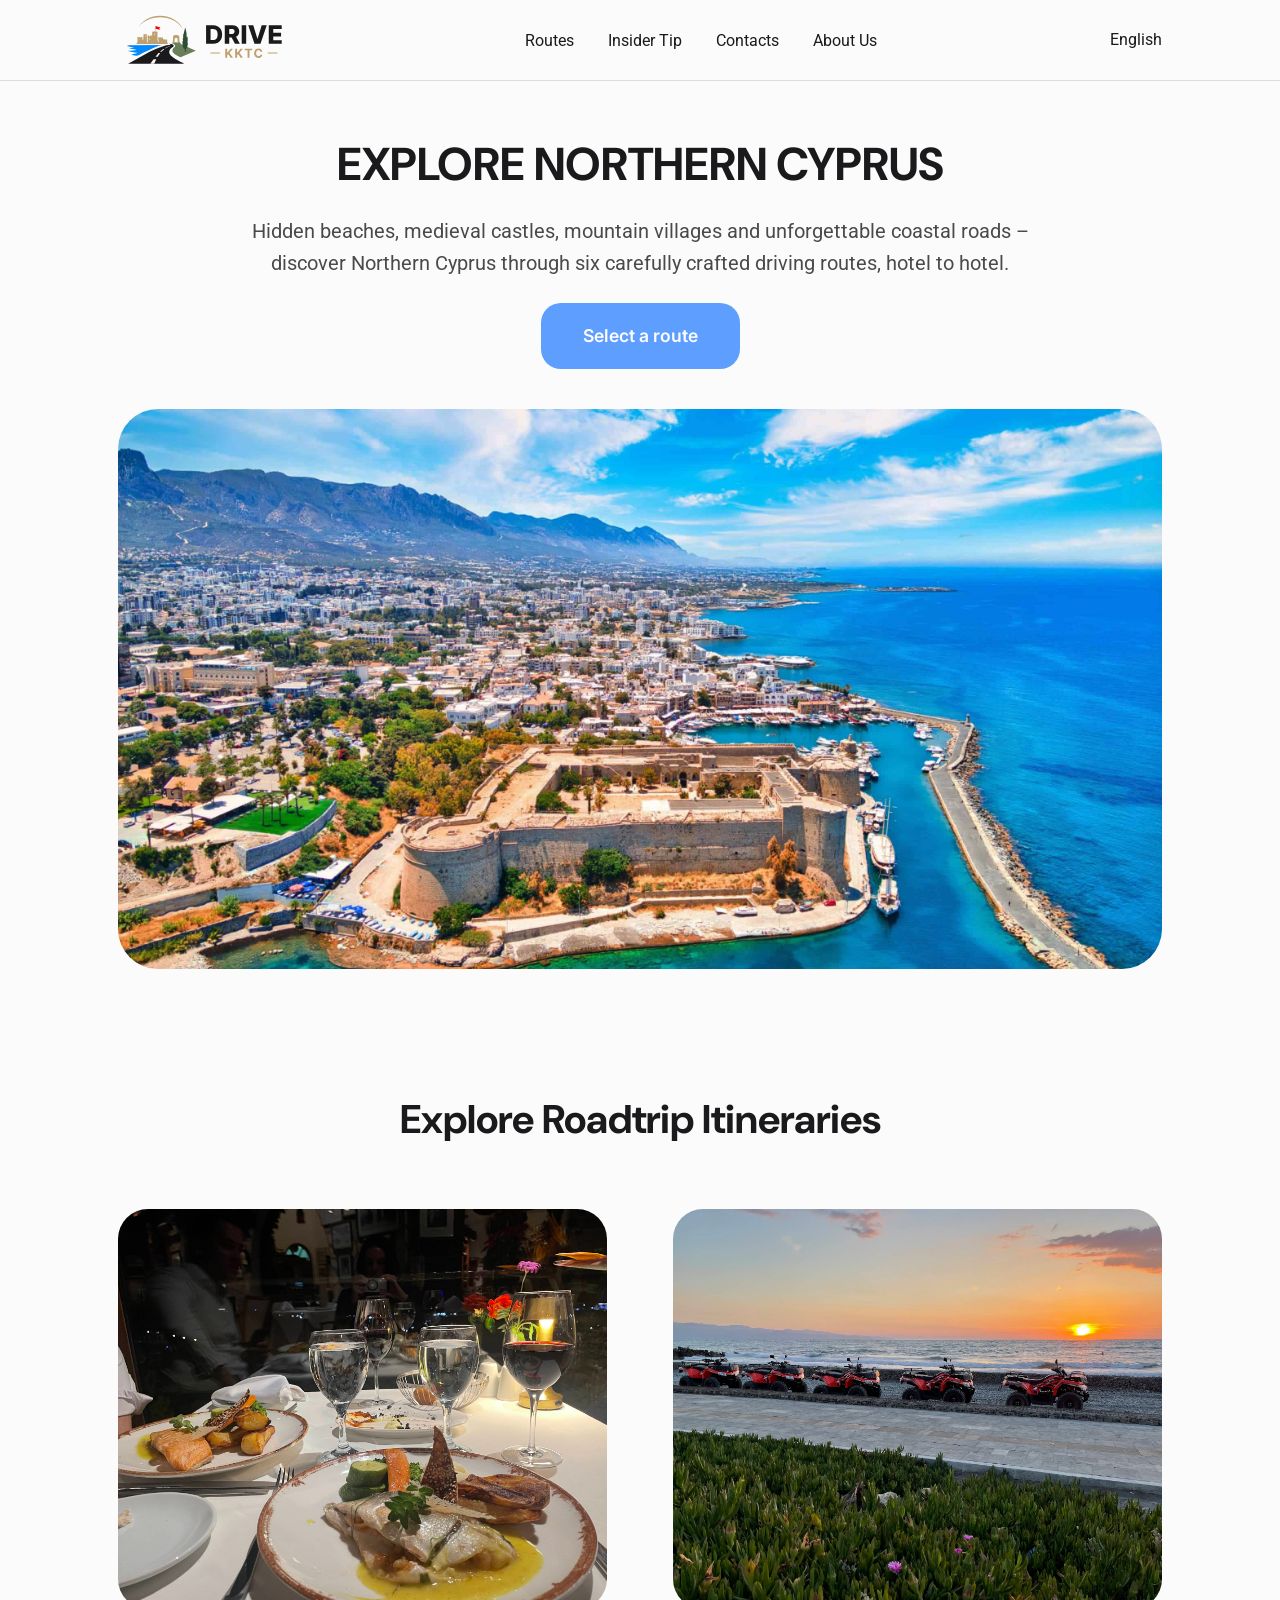
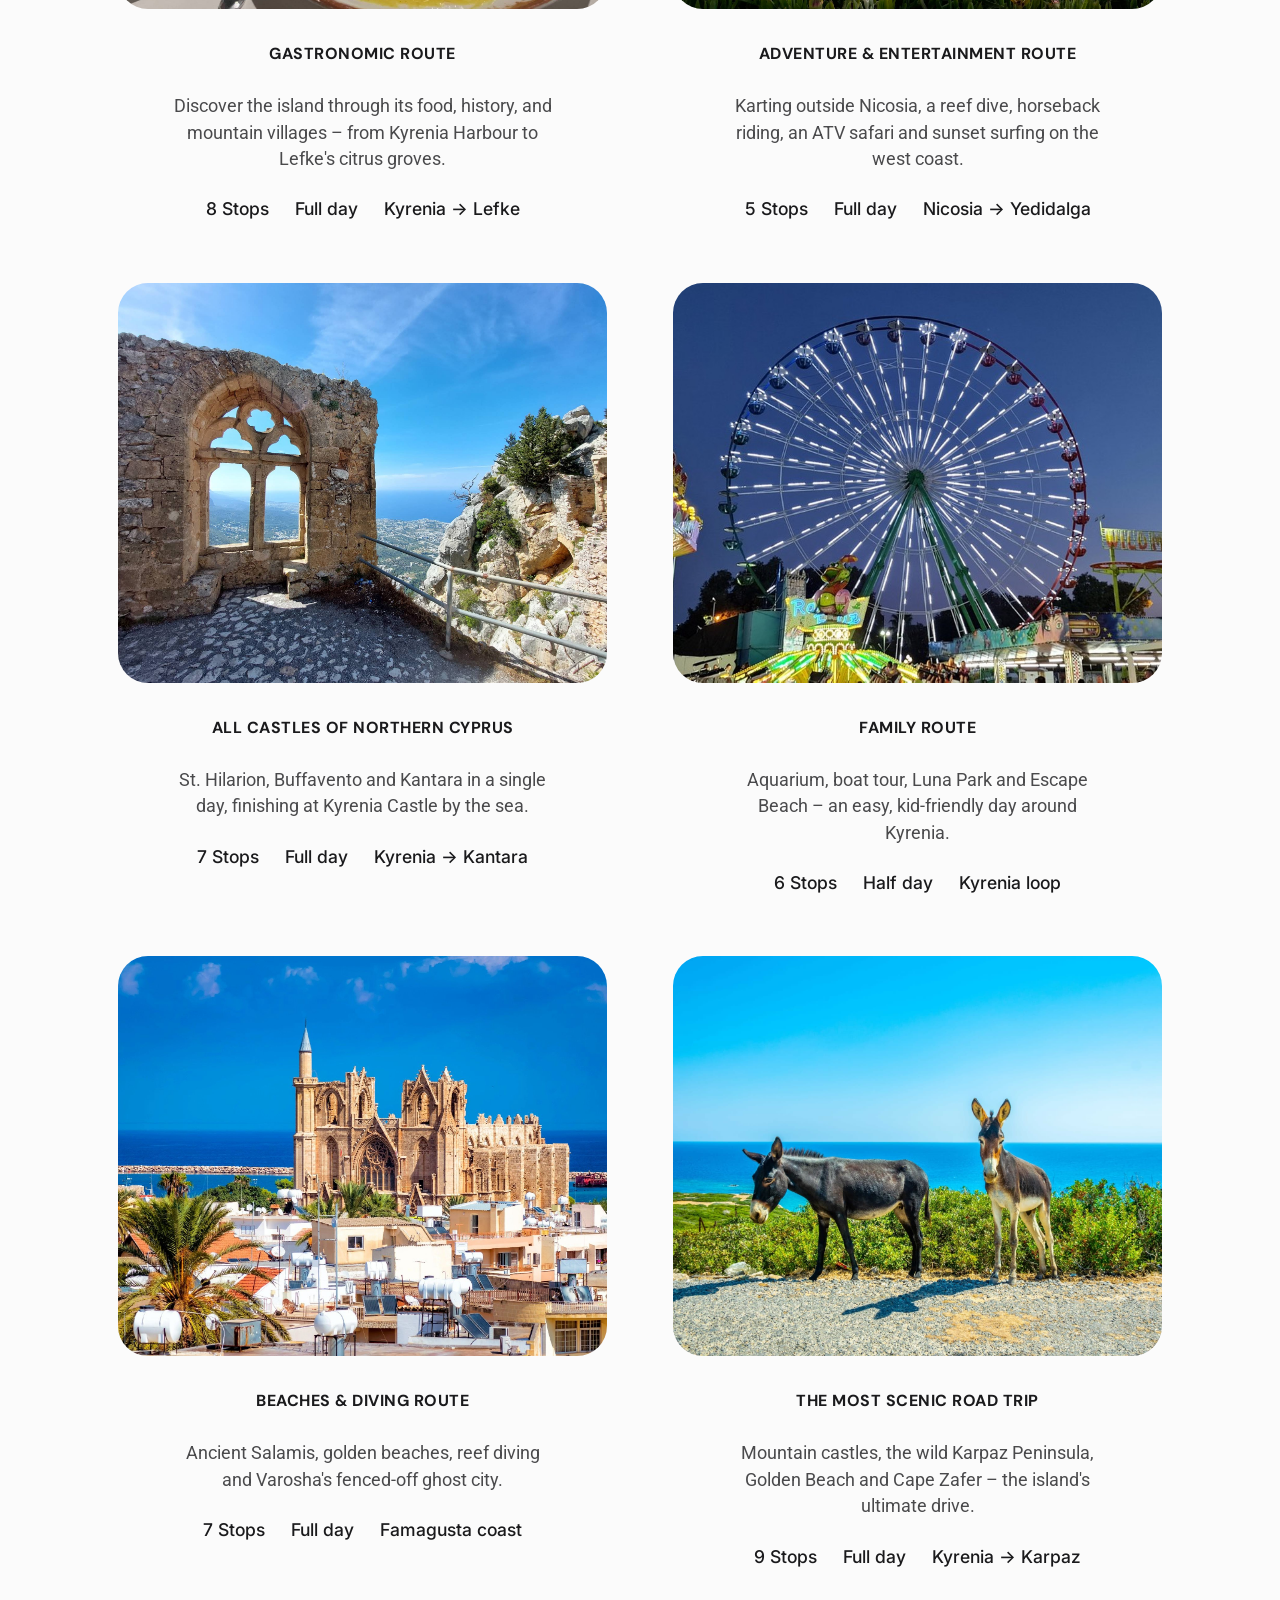
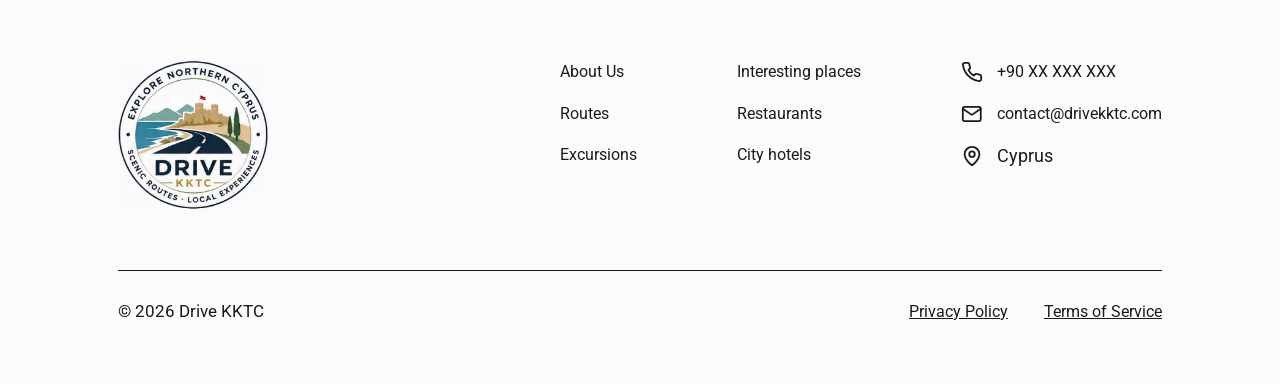
<file: index.html>
<!DOCTYPE html>
<html lang="en">
<head>
<meta charset="UTF-8">
<meta name="viewport" content="width=device-width, initial-scale=1.0">

<title>Drive KKTC: Northern Cyprus Self-Drive Routes</title>
<meta name="description" content="Six hotel-to-hotel driving routes across Northern Cyprus: castles, beaches, food, family days and the island's most scenic road trip.">
<link rel="canonical" href="https://www.drivekktc.com/">

<!-- Open Graph -->
<meta property="og:type" content="website">
<meta property="og:site_name" content="Drive KKTC">
<meta property="og:title" content="Drive KKTC: Northern Cyprus Self-Drive Routes">
<meta property="og:description" content="Six hotel-to-hotel driving routes across Northern Cyprus: castles, beaches, food, family days and the island's most scenic road trip.">
<meta property="og:image" content="https://www.drivekktc.com/assets/og-home.jpg">
<meta property="og:url" content="https://www.drivekktc.com/">

<!-- Twitter -->
<meta name="twitter:card" content="summary_large_image">
<meta name="twitter:title" content="Drive KKTC: Northern Cyprus Self-Drive Routes">
<meta name="twitter:description" content="Six hotel-to-hotel driving routes across Northern Cyprus: castles, beaches, food, family days and the island's most scenic road trip.">

<link rel="preconnect" href="https://fonts.googleapis.com">
<link rel="preconnect" href="https://fonts.gstatic.com" crossorigin>
<link href="https://fonts.googleapis.com/css2?family=DM+Sans:wght@500;700;800&family=Inter:wght@500;600;700&family=Roboto:wght@400;500&display=swap" rel="stylesheet">
<link rel="stylesheet" href="assets/css/style.css">   

<script type="application/ld+json">
{
  "@context": "https://schema.org",
  "@type": "WebSite",
  "name": "Drive KKTC",
  "url": "https://www.drivekktc.com/",
  "description": "Hotel-to-hotel self-drive routes across Northern Cyprus.",
  "publisher": {
    "@type": "Organization",
    "name": "Drive KKTC",
    "email": "hello@drivekktc.com"
  }
}
</script>
<script type="application/ld+json">
{
  "@context": "https://schema.org",
  "@type": "ItemList",
  "name": "Northern Cyprus Driving Routes",
  "itemListElement": [
    { "@type": "ListItem", "position": 1, "name": "Gastronomic Route", "url": "https://www.drivekktc.com//routes/gastronomic-route/index.html" },
    { "@type": "ListItem", "position": 2, "name": "Adventure & Entertainment Route", "url": "https://www.drivekktc.com//routes/adventure-route/" },
    { "@type": "ListItem", "position": 3, "name": "All Castles of Northern Cyprus", "url": "https://www.drivekktc.com//routes/castles-route/" },
    { "@type": "ListItem", "position": 4, "name": "Family Route", "url": "https://www.drivekktc.com//routes/family-route/" },
    { "@type": "ListItem", "position": 5, "name": "Beaches & Diving Route", "url": "https://www.drivekktc.com//routes/beaches-diving-route/" },
    { "@type": "ListItem", "position": 6, "name": "The Most Scenic Road Trip", "url": "https://www.drivekktc.com//routes/scenic-road-trip/" }
  ]
}
</script>
</head>
<body>

<header class="site-header">
  <div class="wrap">
    <a href="index.html" class="logo" aria-label="Drive KKTC home">
      <img src="assets/images/common/drive-kktc-cyprus-logo.svg" alt="Logo Drive KKTC, Northern Cyprus">
    </a>

    <nav class="main-nav" aria-label="Primary">
      <ul id="primaryNav">
        <li><a href="#routes">Routes</a></li>
        <li><a href="#tip">Insider Tip</a></li>
        <li><a href="#contact">Contacts</a></li>
        <li><a href="#about">About Us</a></li>
      </ul>
    </nav>

    <a class="lang-link">English</a>

    <button class="menu-burger" type="button" aria-label="Toggle menu" aria-expanded="false" aria-controls="primaryNav">
      <span class="burger-line"></span>
      <span class="burger-line"></span>
      <span class="burger-line"></span>
    </button>
  </div>
</header>
<div class="nav-overlay"></div>

<main id="main">

  <!-- HERO -->
  <section class="hero">
    <div class="wrap hero__inner">
      <div class="hero__copy">
        <h1>Explore Northern Cyprus</h1>
        <p>Hidden beaches, medieval castles, mountain villages and unforgettable coastal roads – discover Northern Cyprus through six carefully crafted driving routes, hotel to hotel.</p>
        <a href="#routes" class="btn btn--primary">Select a route</a>
      </div>
      <img class="hero__image" src="assets/images/common/header.jpg" alt="Coastal mountain road above Kyrenia, Northern Cyprus, at sunset">
    </div>
  </section>

  <!-- ROUTES GRID -->
  <section class="section" id="routes">
    <div class="wrap">
      <h2 class="section__title">Explore Roadtrip Itineraries</h2>

      <div class="route-grid">

        <article class="route-card">
          <a href="routes/gastronomic-route/index.html">
            <img class="route-card__img" src="assets/images/gastronomic-route/header.jpg" alt="Meze spread with olives and Cypriot bread at a village restaurant in Bellapais">
          </a>
          <h3 class="route-card__title"><a href="routes/gastronomic-route/index.html">Gastronomic Route</a></h3>
          <p class="route-card__desc">Discover the island through its food, history, and mountain villages – from Kyrenia Harbour to Lefke's citrus groves.</p>
          <div class="route-card__stats">
            <span class="stat">8 Stops</span>
            <span class="stat">Full day</span>
            <span class="stat">Kyrenia → Lefke</span>
          </div>
        </article>

        <article class="route-card">
          <a href="routes/adventure-route/index.html">
            <img class="route-card__img" src="assets/images/adventure-route/header.jpg" alt="Buggy safari kicking up dust on a Kyrenia mountain trail">
          </a>
          <h3 class="route-card__title"><a href="routes/adventure-route/index.html">Adventure &amp; Entertainment Route</a></h3>
          <p class="route-card__desc">Karting outside Nicosia, a reef dive, horseback riding, an ATV safari and sunset surfing on the west coast.</p>
          <div class="route-card__stats">
            <span class="stat">5 Stops</span>
            <span class="stat">Full day</span>
            <span class="stat">Nicosia → Yedidalga</span>
          </div>
        </article>

        <article class="route-card">
          <a href="routes/castles-route/index.html">
            <img class="route-card__img" src="assets/images/castles-route/header.jpg" alt="St. Hilarion Castle perched on the Kyrenia mountain range">
          </a>
          <h3 class="route-card__title"><a href="routes/castles-route/index.html">All Castles of Northern Cyprus</a></h3>
          <p class="route-card__desc">St. Hilarion, Buffavento and Kantara in a single day, finishing at Kyrenia Castle by the sea.</p>
          <div class="route-card__stats">
            <span class="stat">7 Stops</span>
            <span class="stat">Full day</span>
            <span class="stat">Kyrenia → Kantara</span>
          </div>
        </article>

        <article class="route-card">
          <a href="routes/family-route/index.html">
            <img class="route-card__img" src="assets/images/family-route/lesland-luna-park.jpg" alt="Children paddling in the calm, shallow water at Escape Beach, Kyrenia">
          </a>
          <h3 class="route-card__title"><a href="routes/family-route/index.html">Family Route</a></h3>
          <p class="route-card__desc">Aquarium, boat tour, Luna Park and Escape Beach – an easy, kid-friendly day around Kyrenia.</p>
          <div class="route-card__stats">
            <span class="stat">6 Stops</span>
            <span class="stat">Half day</span>
            <span class="stat">Kyrenia loop</span>
          </div>
        </article>

        <article class="route-card">
          <a href="routes/beaches-diving-route/index.html">
            <img class="route-card__img" src="assets/images/beaches-diving-route/famagusta.jpg" alt="Ancient Roman columns at Salamis ruins near Famagusta">
          </a>
          <h3 class="route-card__title"><a href="routes/beaches-diving-route/index.html">Beaches &amp; Diving Route</a></h3>
          <p class="route-card__desc">Ancient Salamis, golden beaches, reef diving and Varosha's fenced-off ghost city.</p>
          <div class="route-card__stats">
            <span class="stat">7 Stops</span>
            <span class="stat">Full day</span>
            <span class="stat">Famagusta coast</span>
          </div>
        </article>

        <article class="route-card">
          <a href="routes/scenic-road-trip/index.html">
            <img class="route-card__img" src="assets/images/scenic-road-trip/karpaz-scenic-road.jpg" alt="Empty coastal road running along the wild Karpaz Peninsula">
          </a>
          <h3 class="route-card__title"><a href="routes/scenic-road-trip/index.html">The Most Scenic Road Trip</a></h3>
          <p class="route-card__desc">Mountain castles, the wild Karpaz Peninsula, Golden Beach and Cape Zafer – the island's ultimate drive.</p>
          <div class="route-card__stats">
            <span class="stat">9 Stops</span>
            <span class="stat">Full day</span>
            <span class="stat">Kyrenia → Karpaz</span>
          </div>
        </article>

      </div>
    </div>
  </section>

</main>

<footer class="site-footer" id="contact">
  <div class="wrap">
    <div class="footer-top">
      <a href="index/" class="logo" aria-label="Drive KKTC home">
        <img style="width: 150px;" src="assets/images/common/drive-kktc-cyprus-stamp.png" alt="Logo Drive KKTC, Northern Cyprus">
      </a>

      <div class="footer-columns">
        <nav class="footer-col" aria-label="Company">
          <a>About Us</a>
          <a href="#routes">Routes</a>
          <a>Excursions</a>
        </nav>
        <nav class="footer-col" aria-label="Explore">
          <a>Interesting places</a>
          <a>Restaurants</a>
          <a>City hotels</a>
        </nav>
        <ul class="footer-col footer-contact">
          <li>
            <svg width="22" height="22" viewBox="0 0 24 24" fill="none" aria-hidden="true"><path d="M21.9994 16.9201V19.9201C22.0006 20.1986 21.9435 20.4743 21.832 20.7294C21.7204 20.9846 21.5567 21.2137 21.3515 21.402C21.1463 21.5902 20.904 21.7336 20.6402 21.8228C20.3764 21.912 20.0968 21.9452 19.8194 21.9201C16.7423 21.5857 13.7864 20.5342 11.1894 18.8501C8.77327 17.3148 6.72478 15.2663 5.18945 12.8501C3.49942 10.2413 2.44769 7.27109 2.11944 4.1801C2.09446 3.90356 2.12732 3.62486 2.21595 3.36172C2.30457 3.09859 2.44702 2.85679 2.63421 2.65172C2.82141 2.44665 3.04925 2.28281 3.30324 2.17062C3.55722 2.05843 3.83179 2.00036 4.10945 2.0001H7.10945C7.59475 1.99532 8.06524 2.16718 8.43321 2.48363C8.80118 2.80008 9.04152 3.23954 9.10944 3.7201C9.23607 4.68016 9.47089 5.62282 9.80945 6.5301C9.94399 6.88802 9.97311 7.27701 9.89335 7.65098C9.8136 8.02494 9.62831 8.36821 9.35944 8.6401L8.08945 9.9101C9.513 12.4136 11.5859 14.4865 14.0894 15.9101L15.3594 14.6401C15.6313 14.3712 15.9746 14.1859 16.3486 14.1062C16.7225 14.0264 17.1115 14.0556 17.4694 14.1901C18.3767 14.5286 19.3194 14.7635 20.2794 14.8901C20.7652 14.9586 21.2088 15.2033 21.526 15.5776C21.8431 15.9519 22.0116 16.4297 21.9994 16.9201Z" stroke="#1A1A1C" stroke-width="2" stroke-linecap="round" stroke-linejoin="round"/></svg>
            <a href="tel:+90XXXXXXXX">+90 XX XXX XXX</a>
          </li>
          <li>
            <svg width="22" height="22" viewBox="0 0 25 24" fill="none" aria-hidden="true"><path d="M4.08268 4H20.416C21.5389 4 22.4577 4.9 22.4577 6V18C22.4577 19.1 21.5389 20 20.416 20H4.08268C2.95977 20 2.04102 19.1 2.04102 18V6C2.04102 4.9 2.95977 4 4.08268 4Z" stroke="#1A1A1C" stroke-width="2" stroke-linecap="round" stroke-linejoin="round"/><path d="M22.4577 6L12.2493 13L2.04102 6" stroke="#1A1A1C" stroke-width="2" stroke-linecap="round" stroke-linejoin="round"/></svg>
            <a href="mailto:contact@drivekktc.com">contact@drivekktc.com</a>
          </li>
          <li>
            <svg width="22" height="22" viewBox="0 0 24 24" fill="none" aria-hidden="true"><path d="M12.601 21.799C14.461 20.193 20 14.993 20 10C20 7.87827 19.1571 5.84344 17.6569 4.34315C16.1566 2.84285 14.1217 2 12 2C9.87827 2 7.84344 2.84285 6.34315 4.34315C4.84285 5.84344 4 7.87827 4 10C4 14.993 9.539 20.193 11.399 21.799C11.5723 21.9293 11.7832 21.9998 12 21.9998C12.2168 21.9998 12.4277 21.9293 12.601 21.799Z" stroke="#1A1A1C" stroke-width="2" stroke-linecap="round" stroke-linejoin="round"/><path d="M12 13C13.6569 13 15 11.6569 15 10C15 8.34315 13.6569 7 12 7C10.3431 7 9 8.34315 9 10C9 11.6569 10.3431 13 12 13Z" stroke="#1A1A1C" stroke-width="2" stroke-linecap="round" stroke-linejoin="round"/></svg>
            <span>Cyprus</span>
          </li>
        </ul>
      </div>
    </div>

    <div class="footer-bottom">
      <p>&copy; 2026 Drive KKTC</p>
      <nav aria-label="Legal">
        <ul>
          <li><a>Privacy Policy</a></li>
          <li><a>Terms of Service</a></li>
        </ul>
      </nav>
    </div>
  </div>
</footer>

<script src="assets/js/main.js"></script>

</body>
</html>
</file>
<file: assets/css/style.css>
/* ==========================================================================
   Drive KKTC – shared stylesheet
   Colors:
   background #FBFBFB · ink #1A1A1C · blue #0088FF / #5D9EFF
   gold #BDA06E · sage #697E59 · deep green #2C4F33 · flag red #FF0000
   Display: DM Sans · Body: Roboto · UI/labels: Inter
   ========================================================================== */

:root {
  --bg: #FBFBFB;
  --ink: #1A1A1C;
  --ink-soft: #4A4A4C;
  --line: #CFCFCF;

  --blue: #0088FF;
  --blue-light: #5D9EFF;
  --gold: #BDA06E;
  --sage: #697E59;
  --deep-green: #2C4F33;
  --flag-red: #FF0000;

  --white: #FEFDFD;

  --font-size-base: 1.1rem;
  --font-display: 'DM Sans', system-ui, sans-serif;
  --font-body: 'Roboto', system-ui, sans-serif;
  --font-ui: 'Inter', system-ui, sans-serif;

  --container: 1440px;
  --gutter: 118px;
  --radius-lg: 30px;
  --radius-md: 20px;

  --focus-ring: 0 0 0 3px rgba(0, 136, 255, 0.45);
}

@media (prefers-reduced-motion: no-preference) {
  html { scroll-behavior: smooth; }
}

* { box-sizing: border-box; }

html, body {
  margin: 0;
  padding: 0;
  background: var(--bg);
  color: var(--ink);
}

body {
  font-family: var(--font-body);
  font-size: var(--font-size-base);
  line-height: 1.5;
  -webkit-font-smoothing: antialiased;
}

img { max-width: 100%; display: block; }

a {
  color: inherit;
  text-decoration: none;
  font-size: 1rem;
}

h1, h2, h3, h4 {
  font-family: var(--font-display);
  margin: 0;
  font-weight: 700;
}

p { margin: 0; }

ul { list-style: none; margin: 0; padding: 0; }

button { font-family: inherit; cursor: pointer; }

:focus-visible {
  outline: none;
  box-shadow: var(--focus-ring);
  border-radius: 6px;
}

.wrap {
  max-width: var(--container);
  margin: 0 auto;
  padding-left: var(--gutter);
  padding-right: var(--gutter);
}

.visually-hidden {
  position: absolute;
  width: 1px; height: 1px;
  overflow: hidden;
  clip: rect(0 0 0 0);
  white-space: nowrap;
}

/* -------------------------------------------------- Header */
.site-header {
  border-bottom: 1px solid #DDD;
  background: var(--bg);
  position: fixed;
  top: 0px;
  left: 0px;
  width: 100%;
  z-index: 1000;
}

.site-header .wrap {
  display: flex;
  align-items: center;
  justify-content: space-between;
  height: 80px;
  flex-wrap: wrap;
  gap: 20px;
}

.site-header .logo img {
  height: 66px;
}

.main-nav ul {
  display: flex;
  gap: 30px;
  flex-wrap: wrap;
}

.main-nav a {
  font-weight: 400;
  padding: 4px 2px;
  border-bottom: 2px solid transparent;
  transition: border-color 0.15s ease;
}

.main-nav a:hover,
.main-nav a[aria-current="page"] {
  border-color: var(--blue);
}

/* -------------------------------------------------- Buttons */
.btn {
  font-size: 1.0rem;
  display: inline-flex;
  align-items: center;
  justify-content: center;
  font-size: var(--font-size-base);
  gap: 12px;
  padding: 18px 40px;
  border-radius: var(--radius-md);
  font-family: var(--font-ui);
  font-weight: 600;
  border: 2px solid transparent;
  transition: transform 0.15s ease, background 0.15s ease, color 0.15s ease;
}

.btn:hover { transform: translateY(-2px); }

.btn--primary {
  background: var(--blue-light);
  color: var(--white);
}
.btn--primary:hover { background: var(--blue); }

.btn--outline {
  background: transparent;
  border-color: var(--ink);
  color: var(--ink);
}
.btn--outline:hover {
  background: var(--ink);
  color: var(--white);
}

.btn--block { width: 100%; }

/* -------------------------------------------------- Hero (home) */
.hero {
  margin-top: 88px;
  padding-top: 50px;
  padding-bottom: 60px;
}

.hero__inner {
  display: flex;
  flex-direction: column;
  align-items: center;
  gap: 40px;
  text-align: center;
}

.hero__copy {
  max-width: 800px;
  display: flex;
  flex-direction: column;
  align-items: center;
  gap: 24px;
}

.hero h1 {
  font-size: 46px;
  text-transform: uppercase;
  line-height: 1.15;
}

.hero p {
  font-size: 20px;
  color: var(--ink-soft);
  line-height: 1.6;
}

.hero__image {
  width: 100%;
  border-radius: 40px;
  height: 560px;
  object-fit: cover;
}

/* -------------------------------------------------- Section heading */
.section {
  padding-top: 120px;
  margin-top: -60px;
}

.section__title {
  font-size: 40px;
  text-align: center;
  margin-bottom: 60px;
}

/* -------------------------------------------------- Route cards grid */
.route-grid {
  display: grid;
  grid-template-columns: repeat(2, 1fr);
  gap: 60px 66px;
}

.route-card {
  display: flex;
  flex-direction: column;
  align-items: center;
  text-align: center;
  gap: 24px;
}

.route-card__img {
  width: 100%;
  height: 400px;
  object-fit: cover;
  border-radius: var(--radius-lg);
}

.route-card__title {
  font-size: 24px;
  text-transform: uppercase;
  letter-spacing: 0.5px;
}

.route-card__desc {
  max-width: 380px;
  color: var(--ink-soft);
  font-size: var(--font-size-base);
}

.route-card__stats {
  display: flex;
  flex-wrap: wrap;
  justify-content: center;
  gap: 12px 26px;
}

.stat {
  display: inline-flex;
  align-items: center;
  gap: 8px;
  font-family: var(--font-ui);
  font-weight: 500;
  font-size: var(--font-size-base);
  color: var(--ink);
}

.stat svg { flex-shrink: 0; }

/* -------------------------------------------------- Route hero (route page) */
.route-hero {
  padding-top: 120px;
  padding-bottom: 40px;
}

.eyebrow {
  font-family: var(--font-display);
  font-weight: 600;
  letter-spacing: 2px;
  text-transform: uppercase;
  color: var(--blue);
  text-align: center;
  display: block;
  margin-bottom: 20px;
}

.route-hero__title {
  font-size: 2.1rem;
  text-transform: uppercase;
  text-align: center;
  margin-bottom: 20px;
}

.route-hero__desc {
  max-width: 820px;
  margin: 0 auto;
  text-align: center;
  font-size: 1.2rem;
  color: var(--ink-soft);
  line-height: 1.6;
}

.route-hero__pills {
  display: flex;
  flex-wrap: wrap;
  justify-content: center;
  gap: 20px;
  margin: 40px 0;
}

.pill {
  display: inline-flex;
  align-items: center;
  gap: 14px;
  padding: 18px 34px;
  background: var(--blue);
  color: var(--white);
  border-radius: var(--radius-md);
  font-family: var(--font-ui);
  font-weight: 500;
  font-size: 1rem;
}

.route-hero__image {
  width: 100%;
  height: 480px;
  object-fit: cover;
  border-radius: var(--radius-lg);
}

/* -------------------------------------------------- Route layout: sticky sidebar + scroll content */
.route-body {
  padding-top: 130px;
  margin-top: -70px;
  padding-bottom: 30px;
}

.route-layout {
  display: grid;
  grid-template-columns: 340px 1fr;
  gap: 90px;
  align-items: flex-start;
}

.route-sidebar {
  position: sticky;
  top: 80px;
  align-self: start;
  display: flex;
  flex-direction: column;
}

.stop-list {
  display: flex;
  flex-direction: column;
  position: relative;
}

.stop-list__item {
  display: flex;
  align-items: center;
  gap: var(--font-size-base);
  padding: 14px 0;
  position: relative;
}

.stop-list__item::before {
  /* connecting route line, echoes the brand's "Drive" idea */
  content: "";
  position: absolute;
  left: 17px;
  top: -2px;
  width: 2px;
  height: calc(100% + 4px);
  background: var(--line);
  z-index: 0;
}

.stop-list__item:first-child::before { top: 50%; height: calc(50% + 4px); }
.stop-list__item:last-child::before { height: calc(50% + 4px); }

.stop-list__num {
  position: relative;
  z-index: 1;
  width: 36px;
  height: 36px;
  border-radius: 50%;
  background: var(--blue);
  color: var(--white);
  font-family: var(--font-body);
  font-size: 16px;
  display: flex;
  align-items: center;
  justify-content: center;
  flex-shrink: 0;
}

.stop-list__link {
  font-family: var(--font-display);
  font-size: var(--font-size-base);
  font-weight: 500;
  color: var(--ink);
  border-radius: 6px;
}

.stop-list__link:hover { color: var(--blue); }

.stop-list__item.is-active .stop-list__num {
  background: var(--gold);
}
.stop-list__item.is-active .stop-list__link {
  color: var(--gold);
  font-weight: 600;
}

.sidebar-actions {
  display: flex;
  flex-direction: column;
  gap: 12px;
}

/* -------------------------------------------------- Stop content cards */
.stops {
  display: flex;
  flex-direction: column;
  gap: 80px;
}

.stop-card__img {
  width: 100%;
  height: 440px;
  object-fit: cover;
  border-radius: var(--radius-lg);
  margin-bottom: 30px;
}

.stop-card__title {
  font-size: 30px;
  text-transform: uppercase;
  margin-bottom: 20px;
  scroll-margin-top: 32px;
}

.stop-card__desc {
  color: var(--ink-soft);
  line-height: 1.6;
  margin-bottom: 26px;
}

/* -------------------------------------------------- Insider tip */
.tip {
  padding-top: 120px;
  margin-top: -60px;
  margin-bottom: 60px;
}

.tip h2 {
  font-size: 30px;
  text-transform: uppercase;
  margin-bottom: 22px;
}

.tip p {
  font-size: 21px;
  line-height: 1.6;
}

/* -------------------------------------------------- Quick facts table (route page) */
.facts {
  margin: 60px auto;
}

.facts table {
  width: 100%;
  border-collapse: collapse;
  font-family: var(--font-ui);
}

.facts caption {
  text-align: left;
  font-family: var(--font-display);
  font-size: 26px;
  text-transform: uppercase;
  margin-bottom: 24px;
}

.facts th, .facts td {
  text-align: left;
  padding: 16px 12px;
  border-bottom: 1px solid var(--line);
  font-size: var(--font-size-base);
}

.facts th { color: var(--ink-soft); font-weight: 500; width: 30%; }

/* -------------------------------------------------- Related routes (route page) */
.related {
  padding-top: 40px;
}

.related__grid {
  display: grid;
  grid-template-columns: repeat(3, 1fr);
  gap: 30px;
}

.related__card {
  padding: 26px;
  border: 2px solid var(--line);
  border-radius: var(--radius-md);
  display: flex;
  flex-direction: column;
  gap: 10px;
  transition: border-color 0.15s ease;
}

.related__card:hover { border-color: var(--blue); }

.related__card span {
  font-family: var(--font-ui);
  color: var(--ink-soft);
  font-size: 16px;
}

.related__card strong {
  font-family: var(--font-display);
  font-size: 20px;
  text-transform: uppercase;
}

/* -------------------------------------------------- Footer */
.site-footer {
  padding-top: 90px;
  padding-bottom: 60px;
}

.footer-top {
  display: flex;
  justify-content: space-between;
  gap: 40px;
  flex-wrap: wrap;
  padding-bottom: 60px;
}

.footer-columns {
  display: flex;
  gap: 100px;
  flex-wrap: wrap;
}

.footer-col {
  display: flex;
  flex-direction: column;
  gap: var(--font-size-base);
}

.footer-col a:hover { color: var(--blue); }

.footer-contact li {
  display: flex;
  align-items: center;
  gap: 14px;
}
.footer-contact li:last-child { margin-bottom: 0; }

.footer-bottom {
  border-top: 1px solid var(--ink);
  padding-top: 28px;
  display: flex;
  justify-content: space-between;
  flex-wrap: wrap;
  gap: 16px;
  font-size: 17px;
}

.footer-bottom nav ul {
  display: flex;
  gap: 36px;
  flex-wrap: wrap;
}

.footer-bottom a { text-decoration: underline; }
.footer-bottom a:hover { color: var(--blue); }

/* -------------------------------------------------- Responsive */
@media (max-width: 1100px) {
  :root { --gutter: 60px; }

  .route-layout {
    grid-template-columns: 1fr;
  }

  .route-sidebar {
    position: static;
    order: 2;
  }
  .stop-list {
    display: none;
  }
  .route-layout {
    gap: 50px;
  }

  .stops { order: 1; }

  .route-grid { grid-template-columns: 1fr; }

  .related__grid { grid-template-columns: 1fr; }
}

@media (max-width: 640px) {
  :root { --gutter: 24px; --font-size-base: 1.0rem; }

  .hero h1, .stop-card__title, .route-hero__title, .tip h2 { font-size: 28px; }
  .section__title { font-size: 24px; }
  .section { margin-top: -120px; }

  .route-card { gap: 12px; }
  .route-body { margin-top: -150px; }
  .route-hero__desc, .hero p { font-size: 1.0rem; }
  .route-hero__pills {
    display: grid;
    grid-template-columns: 1fr 1fr;
    grid-template-rows: 1fr 1fr;
    gap: 12px;
  }
  .stat {
    font-size: 14px;
  }
  .pill {
    font-size: 13px;
    justify-content: center;
    padding: 12px;
  }

  .hero__image, .route-hero__image { display: none; }
  .stop-card__img, .route-card__img { 
    height: 230px; 
    width: 100vw;
    border-radius: var(--radius-md); 
  }
   
  .sidebar-actions {
    z-index: 100;
    flex-direction: row;
    position: fixed;
    width: 100%;
    bottom: 0;
    left: 0;
    padding: 12px;
    background: var(--bg);
  }
  .sidebar-actions .btn {
    font-size: 0.8rem;
    gap: 12px;
    padding: 12px 0;
    font-weight: 500;
  }

  .tip { margin-top: -90px; }
  .tip p { font-size: 16px; }

  .footer-top { justify-content: center; }
  .footer-columns { gap: 40px; }
  .footer-bottom { padding-bottom: 28px; }
}

/* -------------------------------------------------- Burger Menu */

.site-header {
  z-index: 1000;
}

/* Burger button */
.menu-burger {
  display: none;
  padding: 8px;
  border: 0;
  background: none;
  cursor: pointer;
  flex-shrink: 0;
  position: relative;
  z-index: 160;
}

.burger-line {
  display: block;
  width: 24px;
  height: 2px;
  background: var(--ink);
  margin: 5px 0;
  transition: transform 0.3s ease, opacity 0.3s ease;
  transform-origin: center;
}

.menu-burger[aria-expanded="true"] .burger-line:nth-child(1) {
  transform: translateY(7px) rotate(45deg);
}

.menu-burger[aria-expanded="true"] .burger-line:nth-child(2) {
  opacity: 0;
  transform: scaleX(0);
}

.menu-burger[aria-expanded="true"] .burger-line:nth-child(3) {
  transform: translateY(-7px) rotate(-45deg);
}

/* Overlay behind mobile panel */
.nav-overlay {
  position: fixed;
  inset: 0;
  background: rgba(0, 0, 0, 0.4);
  opacity: 0;
  pointer-events: none;
  transition: opacity 0.3s ease;
  z-index: 999; /* Lower than header */
}

body.nav-open {
  overflow: hidden;
}

body.nav-open .nav-overlay {
  opacity: 1;
  pointer-events: auto;
}

/* Mobile nav panel - dropdown style */
@media (max-width: 900px) {
  .menu-burger {
    display: block;
    margin-left: 16px;
  }

  .lang-link {
    display: none;
  }

  .main-nav {
    position: absolute;
    top: 100%;
    left: 0;
    right: 0;
    width: 100%;
    background: var(--bg);
    transform: scaleY(0);
    transform-origin: top center;
    transition: transform 0.3s ease, opacity 0.3s ease, visibility 0.3s ease;
    opacity: 0;
    visibility: hidden;
    z-index: 150;
    max-height: 0;
    overflow: hidden;
  }

  body.nav-open .main-nav {
    transform: scaleY(1);
    opacity: 1;
    visibility: visible;
    max-height: 500px; /* Adjust based on your menu items */
    overflow: visible;
  }

  .main-nav ul {
    flex-direction: column;
    align-items: flex-start;
    gap: 0;
    padding: 0;
    margin: 0;
    list-style: none;
  }

  .main-nav ul li {
    width: 100%;
    border-bottom: 1px solid var(--line);
  }

  .main-nav ul li:last-child {
    border-bottom: none;
  }

  .main-nav ul a {
    display: block;
    padding: 16px var(--gutter);
    font-size: var(--font-size-base);
    color: var(--ink);
    text-decoration: none;
    transition: background 0.2s ease;
  }

  .main-nav a:hover {
    border-color: transparent;
  }

  .wrap {
    position: relative;
  }
}
</file>
